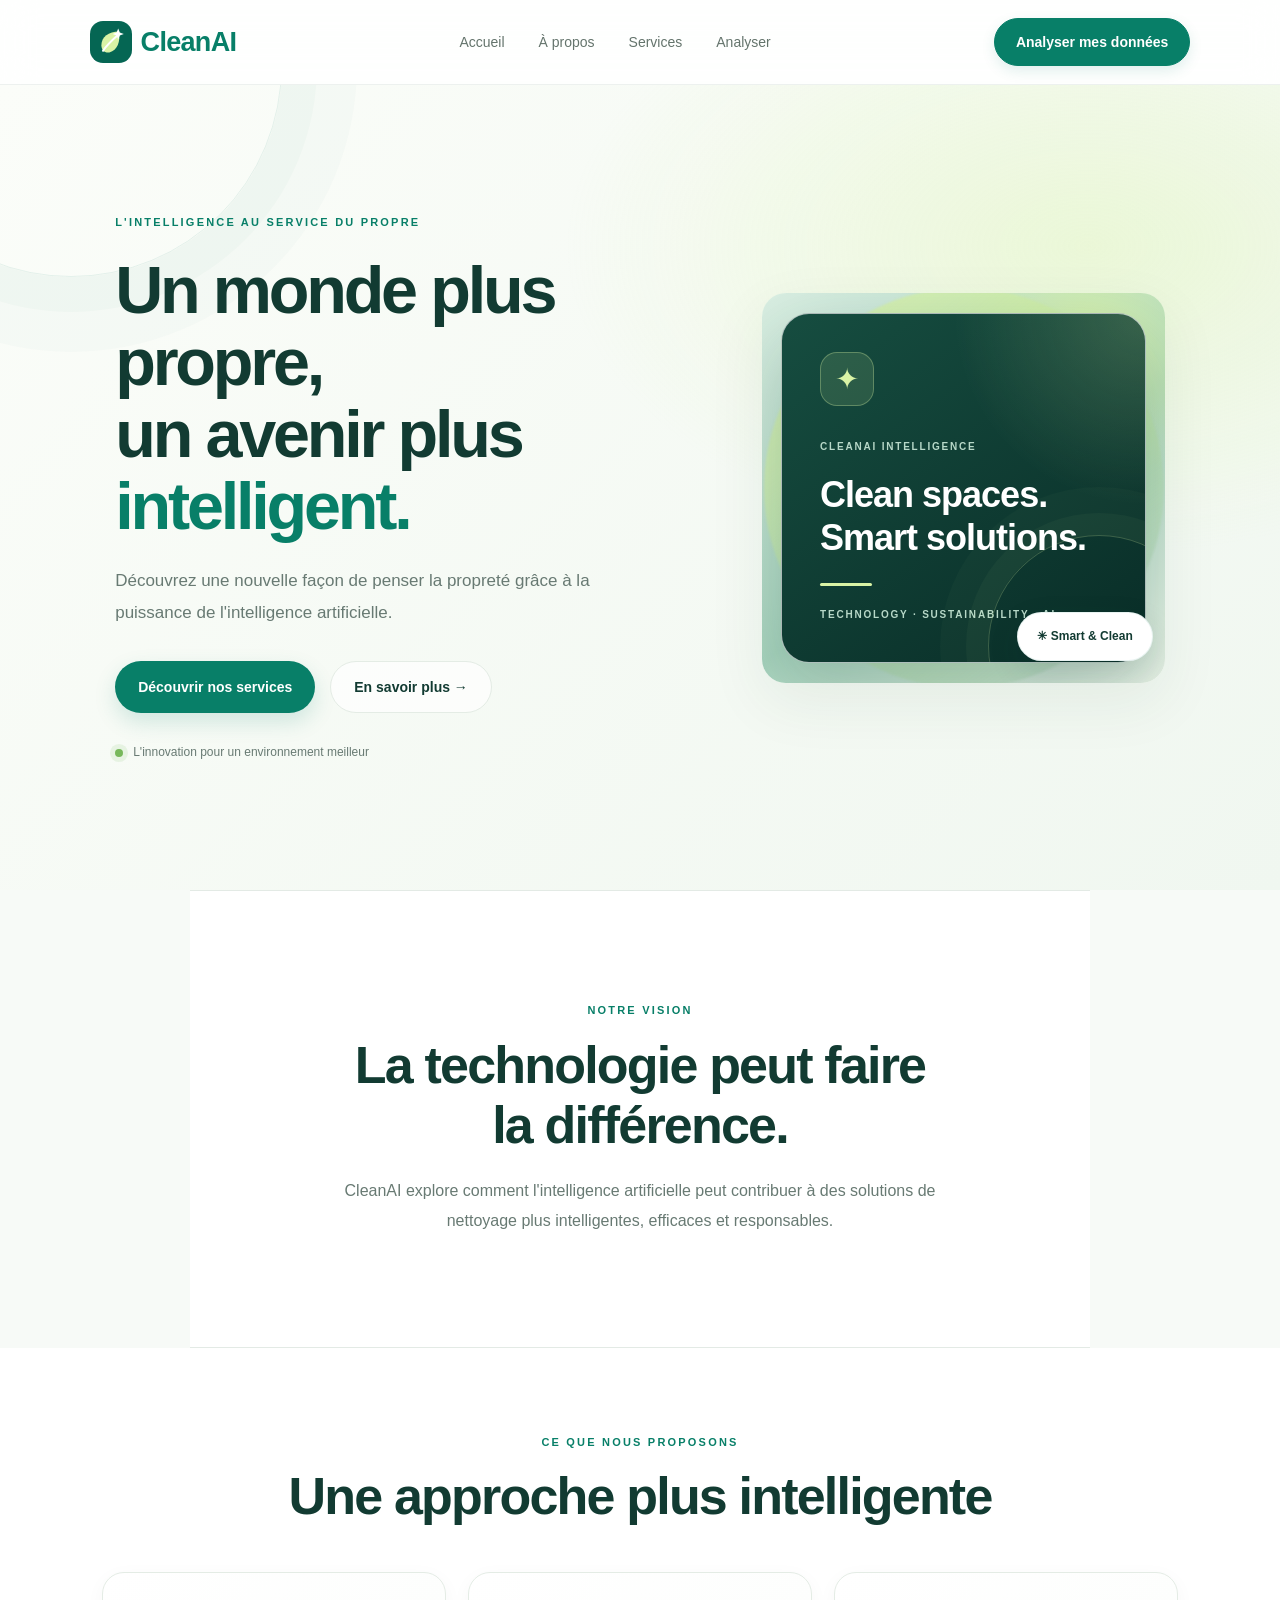
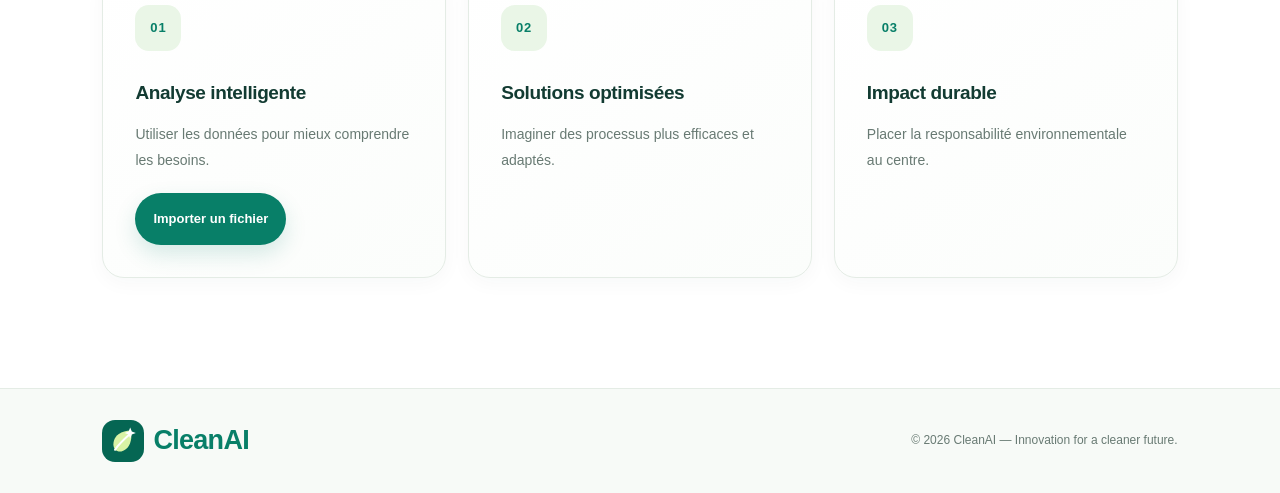
<file: frontend/index.html>
<!DOCTYPE html>
<html lang="fr">
<head>
    <meta charset="UTF-8">
    <meta name="viewport" content="width=device-width, initial-scale=1.0">
    <meta name="description" content="CleanAI - Une solution intelligente pour un environnement plus propre.">
    <title>CleanAI | Smart Cleaning</title>
    <link rel="stylesheet" href="style.css">
</head>
<body>

    <header class="navbar">
        

<a href="#accueil" class="logo cleanai-logo" aria-label="CleanAI - Accueil">
    <span class="logo-icon" aria-hidden="true">
        <svg viewBox="0 0 40 40" fill="none">
            <path d="M30 7C17 7 8 14 8 24C8 30 12 34 18 33C28 31 32 19 30 7Z"
                  fill="#D9F3A5"/>
            <path d="M10 31C15 24 20 19 28 12"
                  stroke="#FFFFFF"
                  stroke-width="2.5"
                  stroke-linecap="round"/>
            <path d="M29 3L31 8L36 10L31 12L29 17L27 12L22 10L27 8Z"
                  fill="#FFFFFF"/>
        </svg>
    </span>
    <span class="logo-word">Clean<span>AI</span></span>
</a>



        <nav class="nav-links">
            <a href="#accueil">Accueil</a>
            <a href="#apropos">À propos</a>
            <a href="#services">Services</a>
            <a href="analyser.html">Analyser</a>
        </nav>

        <a href="analyser.html" class="nav-button">Analyser mes données</a>
    </header>

    <main>
        <section class="hero" id="accueil">
            <div class="hero-content">
                <p class="eyebrow">L'INTELLIGENCE AU SERVICE DU PROPRE</p>

                <h1>Un monde plus propre,<br>
                    un avenir plus <span>intelligent.</span>
                </h1>

                <p class="hero-description">
                    Découvrez une nouvelle façon de penser la propreté
                    grâce à la puissance de l'intelligence artificielle.
                </p>

                <div class="hero-buttons">
                    <a href="#services" class="primary-button">
                        Découvrir nos services
                    </a>
                    <a href="#apropos" class="secondary-button">
                        En savoir plus →
                    </a>
                </div>

                <div class="hero-note">
                    <span class="status-dot"></span>
                    L'innovation pour un environnement meilleur
                </div>
            </div>

            <div class="hero-visual">
                <div class="visual-card">
                    <div class="visual-icon">✦</div>
                    <p class="visual-label">CLEANAI INTELLIGENCE</p>
                    <h2>Clean spaces.<br>Smart solutions.</h2>
                    <div class="visual-line"></div>
                    <p class="visual-footer">TECHNOLOGY · SUSTAINABILITY · AI</p>
                </div>
                <div class="floating-badge">✳ Smart & Clean</div>
            </div>
        </section>

        <section class="intro" id="apropos">
            <p class="eyebrow">NOTRE VISION</p>
            <h2>La technologie peut faire<br>la différence.</h2>
            <p>
                CleanAI explore comment l'intelligence artificielle
                peut contribuer à des solutions de nettoyage plus
                intelligentes, efficaces et responsables.
            </p>
        </section>

        <section class="services" id="services">
            <p class="eyebrow">CE QUE NOUS PROPOSONS</p>
            <h2>Une approche plus intelligente</h2>

            <div class="service-grid">
                <article class="service-card">
                    <span class="service-number">01</span>
                    <h3>Analyse intelligente</h3>
                    <p>Utiliser les données pour mieux comprendre les besoins.</p>
                    <a href="analyser.html" class="primary-button service-action">
        Importer un fichier
    </a>
                </article>

                <article class="service-card">
                    <span class="service-number">02</span>
                    <h3>Solutions optimisées</h3>
                    <p>Imaginer des processus plus efficaces et adaptés.</p>
                </article>

                <article class="service-card">
                    <span class="service-number">03</span>
                    <h3>Impact durable</h3>
                    <p>Placer la responsabilité environnementale au centre.</p>
                </article>
            </div>
        </section>
    </main>

    <footer>
        

<a href="#accueil" class="logo cleanai-logo" aria-label="CleanAI - Accueil">
    <span class="logo-icon" aria-hidden="true">
        <svg viewBox="0 0 40 40" fill="none">
            <path d="M30 7C17 7 8 14 8 24C8 30 12 34 18 33C28 31 32 19 30 7Z"
                  fill="#D9F3A5"/>
            <path d="M10 31C15 24 20 19 28 12"
                  stroke="#FFFFFF"
                  stroke-width="2.5"
                  stroke-linecap="round"/>
            <path d="M29 3L31 8L36 10L31 12L29 17L27 12L22 10L27 8Z"
                  fill="#FFFFFF"/>
        </svg>
    </span>
    <span class="logo-word">Clean<span>AI</span></span>
</a>


        <p>© 2026 CleanAI — Innovation for a cleaner future.</p>
    </footer>

    <script src="script.js"></script>
</body>
</html>
</file>
<file: frontend/style.css>
:root {
    --primary: #087f68;
    --primary-dark: #056653;
    --background: #f7f9f6;
    --surface: #ffffff;
    --text: #172a25;
    --muted: #718079;
    --border: #e3eae5;
    --accent: #d9f3a5;
}

* {
    margin: 0;
    padding: 0;
    box-sizing: border-box;
}

html {
    scroll-behavior: smooth;
    scroll-padding-top: 90px;
}

body {
    font-family: Arial, Helvetica, sans-serif;
    background: var(--background);
    color: var(--text);
    line-height: 1.6;
}

a {
    color: inherit;
    text-decoration: none;
}

button,
a {
    -webkit-tap-highlight-color: transparent;
}

/* =========================
   2. NAVIGATION
========================= */

.navbar {
    width: 100%;
    min-height: 82px;
    padding: 20px 8%;
    display: flex;
    align-items: center;
    justify-content: space-between;
    gap: 30px;
    background: rgba(255, 255, 255, 0.92);
    border-bottom: 1px solid var(--border);
}

.logo {
    font-size: 27px;
    font-weight: 800;
    letter-spacing: -1.5px;
}

.logo span {
    color: var(--primary);
}

.nav-links {
    display: flex;
    align-items: center;
    gap: 35px;
}

.nav-links a {
    color: #56665f;
    font-size: 14px;
    transition: color 0.2s ease;
}

.nav-links a:hover {
    color: var(--primary);
}

.nav-button,
.primary-button {
    display: inline-flex;
    justify-content: center;
    align-items: center;
    background: var(--primary);
    color: white;
    border-radius: 8px;
    font-size: 14px;
    font-weight: 600;
    transition: background 0.2s, transform 0.2s;
}

.nav-button {
    padding: 12px 20px;
}

.nav-button:hover,
.primary-button:hover {
    background: var(--primary-dark);
    transform: translateY(-2px);
}

/* =========================
   3. SECTION D'ACCUEIL
========================= */

.hero {
    min-height: 610px;
    padding: 90px 8%;
    display: grid;
    grid-template-columns: 1.15fr 0.85fr;
    align-items: center;
    gap: 70px;
}

.hero-content {
    max-width: 620px;
}

.eyebrow {
    color: var(--primary);
    font-size: 11px;
    font-weight: 800;
    letter-spacing: 2px;
    margin-bottom: 22px;
}

.hero h1 {
    font-size: clamp(38px, 4.3vw, 60px);
    line-height: 1.13;
    letter-spacing: -2.5px;
    margin-bottom: 24px;
}

.hero h1 span {
    color: var(--primary);
}

.hero-description {
    max-width: 480px;
    color: var(--muted);
    font-size: 16px;
    line-height: 1.9;
    margin-bottom: 32px;
}

.hero-buttons {
    display: flex;
    align-items: center;
    flex-wrap: wrap;
    gap: 22px;
}

.primary-button {
    padding: 15px 23px;
}

.secondary-button {
    color: var(--text);
    font-size: 14px;
    font-weight: 600;
}

.secondary-button:hover {
    color: var(--primary);
}

.hero-note {
    display: flex;
    align-items: center;
    gap: 9px;
    margin-top: 38px;
    color: var(--muted);
    font-size: 12px;
}

.status-dot {
    width: 8px;
    height: 8px;
    background: #70ad48;
    border-radius: 50%;
}

/* =========================
   4. CARTE VISUELLE
========================= */

.hero-visual {
    position: relative;
    min-height: 390px;
    display: flex;
    align-items: center;
    justify-content: center;
    border-radius: 24px;
    background:
        radial-gradient(circle at 80% 15%, #d9f3a5 0, transparent 30%),
        linear-gradient(145deg, #d9eee2, #a7d3bd 55%, #eaf4e8);
    overflow: hidden;
}

.visual-card {
    position: relative;
    z-index: 1;
    width: 76%;
    padding: 34px 30px;
    border: 1px solid rgba(255, 255, 255, 0.8);
    border-radius: 18px;
    background: rgba(255, 255, 255, 0.78);
    box-shadow: 0 24px 70px rgba(24, 67, 48, 0.12);
    backdrop-filter: blur(12px);
}

.visual-icon {
    width: 48px;
    height: 48px;
    display: grid;
    place-items: center;
    border-radius: 14px;
    background: var(--accent);
    color: var(--primary-dark);
    font-size: 27px;
    margin-bottom: 28px;
}

.visual-label {
    color: var(--primary);
    font-size: 10px;
    font-weight: 800;
    letter-spacing: 1.5px;
    margin-bottom: 12px;
}

.visual-card h2 {
    font-size: clamp(23px, 2.5vw, 32px);
    line-height: 1.25;
    letter-spacing: -1px;
}

.visual-line {
    width: 48px;
    height: 3px;
    background: var(--primary);
    margin: 24px 0;
}

.visual-footer {
    color: var(--muted);
    font-size: 9px;
    letter-spacing: 1px;
}

.floating-badge {
    position: absolute;
    right: 5%;
    bottom: 9%;
    z-index: 2;
    padding: 12px 17px;
    background: white;
    border-radius: 10px;
    box-shadow: 0 10px 30px rgba(24, 67, 48, 0.12);
    color: var(--primary-dark);
    font-size: 12px;
    font-weight: 700;
}

/* =========================
   5. PRÉSENTATION
========================= */

.intro {
    padding: 95px 20px;
    text-align: center;
    background: var(--surface);
    border-top: 1px solid var(--border);
    border-bottom: 1px solid var(--border);
}

.intro .eyebrow {
    margin-bottom: 15px;
}

.intro h2,
.services h2 {
    font-size: clamp(30px, 3.5vw, 43px);
    line-height: 1.2;
    letter-spacing: -1.5px;
}

.intro > p:last-child {
    max-width: 610px;
    margin: 22px auto 0;
    color: var(--muted);
    line-height: 1.9;
}

/* =========================
   6. SERVICES
========================= */

.services {
    padding: 95px 8%;
    text-align: center;
}

.services > .eyebrow {
    margin-bottom: 15px;
}

.service-grid {
    display: grid;
    grid-template-columns: repeat(3, minmax(0, 1fr));
    gap: 22px;
    margin-top: 48px;
    text-align: left;
}

.service-card {
    padding: 30px;
    background: var(--surface);
    border: 1px solid var(--border);
    border-radius: 14px;
    transition: transform 0.25s, box-shadow 0.25s;
}

.service-card:hover {
    transform: translateY(-5px);
    box-shadow: 0 18px 40px rgba(23, 42, 37, 0.07);
}

.service-number {
    display: inline-block;
    margin-bottom: 25px;
    color: var(--primary);
    font-size: 12px;
    font-weight: 800;
    letter-spacing: 1px;
}

.service-card h3 {
    font-size: 19px;
    margin-bottom: 12px;
}

.service-card p {
    color: var(--muted);
    font-size: 14px;
    line-height: 1.8;
}

/* =========================
   7. PIED DE PAGE
========================= */

footer {
    padding: 30px 8%;
    display: flex;
    align-items: center;
    justify-content: space-between;
    flex-wrap: wrap;
    gap: 18px;
    background: white;
    border-top: 1px solid var(--border);
}

footer p {
    color: var(--muted);
    font-size: 12px;
}

/* =========================
   8. RESPONSIVE MOBILE
========================= */

@media (max-width: 900px) {
    .hero {
        grid-template-columns: 1fr;
        gap: 45px;
        padding-top: 65px;
        padding-bottom: 65px;
    }

    .hero-content {
        max-width: 700px;
    }

    .hero-visual {
        width: 100%;
        max-width: 560px;
        margin: 0 auto;
    }

    .service-grid {
        grid-template-columns: 1fr;
    }
}

@media (max-width: 600px) {
    .navbar {
        padding: 18px 5%;
        gap: 12px;
        flex-wrap: wrap;
    }

    .logo {
        font-size: 24px;
    }

    .nav-links {
        order: 3;
        width: 100%;
        justify-content: space-between;
        gap: 12px;
    }

    .nav-links a {
        font-size: 12px;
    }

    .nav-button {
        padding: 10px 13px;
        font-size: 12px;
    }

    .hero {
        padding: 55px 5%;
    }

    .hero h1 {
        letter-spacing: -1.5px;
    }

    .hero-description {
        font-size: 14px;
    }

    .hero-buttons {
        align-items: flex-start;
        gap: 18px;
    }

    .primary-button {
        padding: 13px 16px;
        font-size: 12px;
    }

    .hero-visual {
        min-height: 330px;
    }

    .visual-card {
        width: 82%;
        padding: 25px 22px;
    }

    .intro {
        padding: 70px 6%;
    }

    .services {
        padding: 70px 5%;
    }

    .service-card {
        padding: 25px;
    }

    footer {
        padding: 25px 5%;
    }
}
/* Bouton du menu mobile */

.menu-toggle {
    display: none;
    border: 1px solid var(--border);
    background: white;
    color: var(--primary);
    border-radius: 8px;
    padding: 8px 12px;
    font-size: 20px;
    cursor: pointer;
}

/* Notification */

.cleanai-notification {
    position: fixed;
    right: 24px;
    bottom: 24px;
    z-index: 1000;
    max-width: calc(100% - 48px);
    padding: 15px 20px;
    background: var(--primary-dark);
    color: white;
    border-radius: 10px;
    box-shadow: 0 12px 35px rgba(0, 0, 0, 0.16);
    font-size: 14px;

    opacity: 0;
    transform: translateY(15px);
    pointer-events: none;
    transition: opacity 0.25s, transform 0.25s;
}

.cleanai-notification.is-visible {
    opacity: 1;
    transform: translateY(0);
}

/* Apparition des sections */

.reveal {
    opacity: 0;
    transform: translateY(20px);
    transition: opacity 0.6s ease, transform 0.6s ease;
}

.reveal.is-visible {
    opacity: 1;
    transform: translateY(0);
}

/* Menu et navigation sur petits écrans */

@media (max-width: 600px) {
    .navbar {
        position: relative;
    }

    .menu-toggle {
        display: block;
        margin-left: auto;
    }

    .nav-links {
        display: none;
        order: 4;
        width: 100%;
        padding: 12px 0;
        flex-direction: column;
        align-items: stretch;
        gap: 0;
    }

    .nav-links.is-open {
        display: flex;
    }

    .nav-links a {
        padding: 12px;
        font-size: 14px;
        border-top: 1px solid var(--border);
    }
}

/* Respecter la préférence de réduction des animations */

@media (prefers-reduced-motion: reduce) {
    html {
        scroll-behavior: auto;
    }

    .reveal,
    .cleanai-notification,
    .service-card {
        transition: none;
    }

    .reveal {
        opacity: 1;
        transform: none;
    }
}

/* =========================
   9. FINITIONS VISUELLES
========================= */

/* Navigation plus élégante */
.navbar {
    position: sticky;
    top: 0;
    z-index: 100;
    backdrop-filter: blur(14px);
    background: rgba(255, 255, 255, 0.94);
    transition: box-shadow 0.3s ease;
}

.navbar:hover {
    box-shadow: 0 5px 25px rgba(23, 42, 37, 0.05);
}

/* Boutons plus modernes */
.primary-button,
.nav-button {
    box-shadow: 0 5px 14px rgba(8, 127, 104, 0.12);
    transition:
        background 0.25s ease,
        transform 0.25s ease,
        box-shadow 0.25s ease;
}

.primary-button:hover,
.nav-button:hover {
    box-shadow: 0 9px 22px rgba(8, 127, 104, 0.22);
}

/* Carte visuelle de la page d'accueil */
.hero-visual {
    box-shadow: 0 20px 60px rgba(24, 67, 48, 0.07);
    isolation: isolate;
}

.visual-card {
    transition:
        transform 0.35s ease,
        box-shadow 0.35s ease;
}

.hero-visual:hover .visual-card {
    transform: translateY(-5px);
    box-shadow: 0 28px 75px rgba(24, 67, 48, 0.16);
}

/* Badge flottant */
.floating-badge {
    animation: badge-float 4s ease-in-out infinite;
}

@keyframes badge-float {
    0%, 100% {
        transform: translateY(0);
    }

    50% {
        transform: translateY(-6px);
    }
}

/* Cartes de services */
.service-card {
    position: relative;
    overflow: hidden;
    box-shadow: 0 3px 12px rgba(23, 42, 37, 0.025);
}

.service-card:hover {
    transform: translateY(-7px);
    border-color: rgba(8, 127, 104, 0.25);
    box-shadow: 0 20px 45px rgba(23, 42, 37, 0.09);
}

/* Focus clavier accessible */
a:focus-visible,
button:focus-visible {
    outline: 3px solid var(--accent);
    outline-offset: 4px;
}

/* Respect des préférences d'accessibilité */
@media (prefers-reduced-motion: reduce) {
    *,
    *::before,
    *::after {
        animation-duration: 0.01ms !important;
        animation-iteration-count: 1 !important;
        scroll-behavior: auto !important;
        transition-duration: 0.01ms !important;
    }
}

/* ==========================================
   CLEANAI — PREMIUM GREEN TECH DESIGN
   Ajouter à la fin de style.css
========================================== */

:root {
    --premium-green: #087f68;
    --premium-dark: #123b32;
    --premium-lime: #d9f3a5;
    --premium-muted: #687a73;
    --premium-white: #ffffff;
    --premium-bg: #f7faf7;
    --premium-border: #e4ece5;
}

/* Base visuelle */
html {
    scroll-behavior: smooth;
    scroll-padding-top: 100px;
}

body {
    background: var(--premium-bg);
    color: var(--premium-dark);
    font-family: Inter, "Segoe UI", Arial, sans-serif;
    -webkit-font-smoothing: antialiased;
}

::selection {
    background: var(--premium-lime);
    color: var(--premium-dark);
}

/* Navigation */
.navbar {
    padding: 18px clamp(20px, 7vw, 110px);
    min-height: 82px;
    border-bottom: 1px solid rgba(18, 59, 50, 0.07);
    background: rgba(255, 255, 255, 0.88);
    backdrop-filter: blur(18px);
}

.logo {
    color: var(--premium-dark);
    font-size: 27px;
    font-weight: 800;
    letter-spacing: -1.4px;
    text-decoration: none;
}

.logo span {
    color: var(--premium-green);
}

.nav-links {
    gap: 34px;
}

.nav-links a {
    color: #64746c;
    font-size: 14px;
    font-weight: 500;
    text-decoration: none;
    transition: color 0.25s ease;
}

.nav-links a:hover {
    color: var(--premium-green);
}

.nav-button {
    padding: 12px 21px;
    border: 1px solid var(--premium-green);
    border-radius: 999px;
    background: var(--premium-green);
    color: white;
    font-size: 14px;
    font-weight: 600;
    text-decoration: none;
    transition: transform 0.25s ease, background 0.25s ease;
}

.nav-button:hover {
    transform: translateY(-2px);
    background: var(--premium-dark);
}

/* Accueil */
.hero {
    position: relative;
    isolation: isolate;
    overflow: hidden;
    padding: clamp(75px, 10vw, 140px) clamp(24px, 9vw, 140px);
    gap: clamp(45px, 8vw, 120px);
    background:
        radial-gradient(ellipse at 85% 20%,
            rgba(217, 243, 165, 0.36), transparent 34%),
        linear-gradient(135deg, #fbfdf9 0%, #f0f7f0 100%);
}

.hero::before {
    content: "";
    position: absolute;
    z-index: -1;
    width: 420px;
    height: 420px;
    top: -230px;
    left: -140px;
    border: 1px solid rgba(8, 127, 104, 0.09);
    border-radius: 50%;
    box-shadow:
        0 0 0 35px rgba(8, 127, 104, 0.025),
        0 0 0 75px rgba(8, 127, 104, 0.02);
}

.hero-content {
    max-width: 650px;
}

.eyebrow {
    color: var(--premium-green);
    font-size: 11px;
    font-weight: 800;
    letter-spacing: 2.2px;
    line-height: 1.8;
}

.hero h1 {
    margin: 22px 0;
    color: var(--premium-dark);
    font-size: clamp(42px, 5.2vw, 72px);
    font-weight: 750;
    line-height: 1.08;
    letter-spacing: -3.2px;
}

.hero h1 span {
    color: var(--premium-green);
}

.hero-description {
    max-width: 490px;
    color: var(--premium-muted);
    font-size: 17px;
    line-height: 1.9;
}

.hero-buttons {
    display: flex;
    align-items: center;
    flex-wrap: wrap;
    gap: 15px;
    margin-top: 32px;
}

.primary-button,
.secondary-button {
    display: inline-flex;
    align-items: center;
    justify-content: center;
    min-height: 52px;
    padding: 0 23px;
    border-radius: 999px;
    font-size: 14px;
    font-weight: 650;
    text-decoration: none;
    transition:
        transform 0.25s ease,
        box-shadow 0.25s ease,
        background 0.25s ease;
}

.primary-button {
    background: var(--premium-green);
    color: white;
    box-shadow: 0 9px 22px rgba(8, 127, 104, 0.16);
}

.primary-button:hover {
    transform: translateY(-3px);
    background: var(--premium-dark);
    box-shadow: 0 13px 28px rgba(8, 127, 104, 0.22);
}

.secondary-button {
    color: var(--premium-dark);
    border: 1px solid var(--premium-border);
    background: rgba(255, 255, 255, 0.7);
}

.secondary-button:hover {
    transform: translateY(-3px);
    background: white;
}

.hero-note {
    display: flex;
    align-items: center;
    gap: 10px;
    margin-top: 30px;
    color: var(--premium-muted);
    font-size: 12px;
}

.status-dot {
    width: 8px;
    height: 8px;
    flex-shrink: 0;
    border-radius: 50%;
    background: #77b85b;
    box-shadow: 0 0 0 5px rgba(119, 184, 91, 0.13);
}

/* Panneau graphique à droite */
.hero-visual {
    position: relative;
    display: flex;
    align-items: center;
    justify-content: center;
    min-height: 390px;
    isolation: isolate;
}

.hero-visual::before {
    content: "";
    position: absolute;
    z-index: -1;
    width: min(100%, 400px);
    aspect-ratio: 1;
    border-radius: 50%;
    background: linear-gradient(
        145deg,
        rgba(217, 243, 165, 0.85),
        rgba(8, 127, 104, 0.10)
    );
    filter: blur(1px);
}

.visual-card {
    position: relative;
    width: min(100%, 365px);
    min-height: 340px;
    padding: 38px;
    overflow: hidden;
    border: 1px solid rgba(255, 255, 255, 0.65);
    border-radius: 28px;
    background:
        radial-gradient(circle at 100% 0%,
            rgba(217, 243, 165, 0.20), transparent 38%),
        linear-gradient(145deg, #164d40, #092d27);
    box-shadow: 0 28px 70px rgba(18, 59, 50, 0.20);
    color: white;
    transition: transform 0.35s ease, box-shadow 0.35s ease;
}

.visual-card::after {
    content: "";
    position: absolute;
    right: -65px;
    bottom: -95px;
    width: 220px;
    height: 220px;
    border: 1px solid rgba(217, 243, 165, 0.24);
    border-radius: 50%;
    box-shadow:
        0 0 0 22px rgba(217, 243, 165, 0.035),
        0 0 0 48px rgba(217, 243, 165, 0.025);
    pointer-events: none;
}

.hero-visual:hover .visual-card {
    transform: translateY(-5px) rotate(-1deg);
    box-shadow: 0 35px 80px rgba(18, 59, 50, 0.25);
}

.visual-icon {
    display: grid;
    place-items: center;
    width: 54px;
    height: 54px;
    margin-bottom: 32px;
    border: 1px solid rgba(217, 243, 165, 0.3);
    border-radius: 17px;
    background: rgba(217, 243, 165, 0.12);
    color: var(--premium-lime);
    font-size: 29px;
}

.visual-label,
.visual-footer {
    color: #b7d8c8;
    font-size: 10px;
    font-weight: 700;
    letter-spacing: 1.8px;
    line-height: 1.8;
}

.visual-card h2 {
    position: relative;
    z-index: 1;
    margin: 17px 0 22px;
    color: white;
    font-size: clamp(27px, 3vw, 36px);
    line-height: 1.2;
    letter-spacing: -1px;
}

.visual-line {
    width: 52px;
    height: 3px;
    margin-bottom: 20px;
    border-radius: 9px;
    background: var(--premium-lime);
}


.floating-badge {
    position: absolute;
    right: 12px;
    bottom: 22px;
    z-index: 2;
    max-width: calc(100% - 24px);
    padding: 14px 19px;
    border: 1px solid rgba(8, 127, 104, 0.09);
    border-radius: 999px;
    background: white;
    color: var(--premium-dark);
    font-size: 12px;
    font-weight: 750;
    white-space: nowrap;
    box-shadow: 0 12px 32px rgba(18, 59, 50, 0.12);
    animation: badge-float 4s ease-in-out infinite;
}
@keyframes badge-float {
    0%, 100% { transform: translateY(0); }
    50% { transform: translateY(-7px); }
}

/* Présentation */
.intro {
    max-width: 900px;
    margin: 0 auto;
    padding: 110px 25px;
    text-align: center;
}

.intro h2,
.services > h2 {
    margin: 15px 0 20px;
    color: var(--premium-dark);
    font-size: clamp(34px, 4.2vw, 52px);
    line-height: 1.15;
    letter-spacing: -1.8px;
}

.intro > p:last-child {
    max-width: 650px;
    margin: 0 auto;
    color: var(--premium-muted);
    font-size: 16px;
    line-height: 1.9;
}

/* Services */
.services {
    padding: 85px clamp(24px, 8vw, 120px) 110px;
    background: white;
    text-align: center;
}

.services > h2 {
    margin-bottom: 45px;
}

.service-grid {
    display: grid;
    grid-template-columns: repeat(3, minmax(0, 1fr));
    gap: 22px;
    max-width: 1180px;
    margin: 0 auto;
    text-align: left;
}

.service-card {
    position: relative;
    padding: 32px;
    overflow: hidden;
    border: 1px solid var(--premium-border);
    border-radius: 22px;
    background: linear-gradient(145deg, #fff, #fbfdfb);
    box-shadow: 0 5px 20px rgba(18, 59, 50, 0.035);
    transition:
        transform 0.3s ease,
        border-color 0.3s ease,
        box-shadow 0.3s ease;
}

.service-card::before {
    content: "";
    position: absolute;
    top: 0;
    left: 0;
    width: 100%;
    height: 3px;
    background: linear-gradient(
        90deg,
        var(--premium-green),
        var(--premium-lime)
    );
    transform: scaleX(0);
    transform-origin: left;
    transition: transform 0.3s ease;
}

.service-card:hover {
    transform: translateY(-7px);
    border-color: #b8d9c8;
    box-shadow: 0 22px 45px rgba(18, 59, 50, 0.09);
}

.service-card:hover::before {
    transform: scaleX(1);
}

.service-number {
    display: inline-grid;
    place-items: center;
    width: 46px;
    height: 46px;
    margin-bottom: 27px;
    border-radius: 14px;
    background: #eaf6e7;
    color: var(--premium-green);
    font-size: 13px;
    font-weight: 800;
}

.service-card h3 {
    margin: 0 0 13px;
    color: var(--premium-dark);
    font-size: 19px;
    letter-spacing: -0.4px;
}

.service-card p {
    margin: 0;
    color: var(--premium-muted);
    font-size: 14px;
    line-height: 1.85;
}

/* Pied de page */
footer {
    display: flex;
    align-items: center;
    justify-content: space-between;
    flex-wrap: wrap;
    gap: 18px;
    padding: 30px clamp(24px, 8vw, 120px);
    border-top: 1px solid var(--premium-border);
    background: #f7faf7;
}

footer p {
    margin: 0;
    color: var(--premium-muted);
    font-size: 12px;
    line-height: 1.8;
}

/* Clavier et accessibilité */
a:focus-visible,
button:focus-visible {
    outline: 3px solid #a6d96c;
    outline-offset: 4px;
}

/* Tablettes et petits ordinateurs */
@media (max-width: 1000px) {
    .hero {
        gap: 35px;
        padding-right: 6vw;
        padding-left: 6vw;
    }

    .hero h1 {
        font-size: clamp(39px, 5.4vw, 58px);
        letter-spacing: -2px;
    }

    .service-grid {
        gap: 15px;
    }

    .service-card {
        padding: 25px;
    }
}

/* Téléphones */
@media (max-width: 760px) {
    .navbar {
        padding: 16px 22px;
    }

    .hero {
        grid-template-columns: 1fr;
        padding: 72px 24px 65px;
    }

    .hero h1 {
        font-size: clamp(39px, 10vw, 58px);
        letter-spacing: -2px;
    }

    .hero-description {
        font-size: 15px;
    }

    .hero-visual {
        min-height: 350px;
        margin-top: 5px;
    }

    .visual-card {
        min-height: 310px;
        padding: 30px;
    }

    .floating-badge {
        right: 0;
    }

    .intro {
        padding: 78px 24px;
    }

    .services {
        padding: 72px 22px 80px;
    }

    .service-grid {
        grid-template-columns: 1fr;
        max-width: 480px;
    }

    .service-card {
        padding: 28px;
    }

    footer {
        justify-content: center;
        text-align: center;
    }
}

/* Mouvement réduit selon les préférences du visiteur */
@media (prefers-reduced-motion: reduce) {
    html {
        scroll-behavior: auto;
    }

    *,
    *::before,
    *::after {
        animation-duration: 0.01ms !important;
        animation-iteration-count: 1 !important;
        transition-duration: 0.01ms !important;
    }
}

.service-action {
    margin-top: 20px;
    padding: 12px 18px;
    font-size: 13px;
}


/* Logo CleanAI — identique à la page d'analyse */

.cleanai-logo {
    display: inline-flex;
    align-items: center;
    gap: 9px;
    text-decoration: none;
}

.logo-icon {
    width: 42px;
    height: 42px;
    display: inline-flex;
    align-items: center;
    justify-content: center;
    flex-shrink: 0;
    background: #056653;
    border-radius: 13px;
    padding: 5px;
    box-sizing: border-box;
}

.logo-icon svg {
    width: 100%;
    height: 100%;
    display: block;
}

.logo-word {
    font-weight: 800;
    letter-spacing: -0.7px;
}

.logo-word > span {
    color: #087f68;
}
</file>
